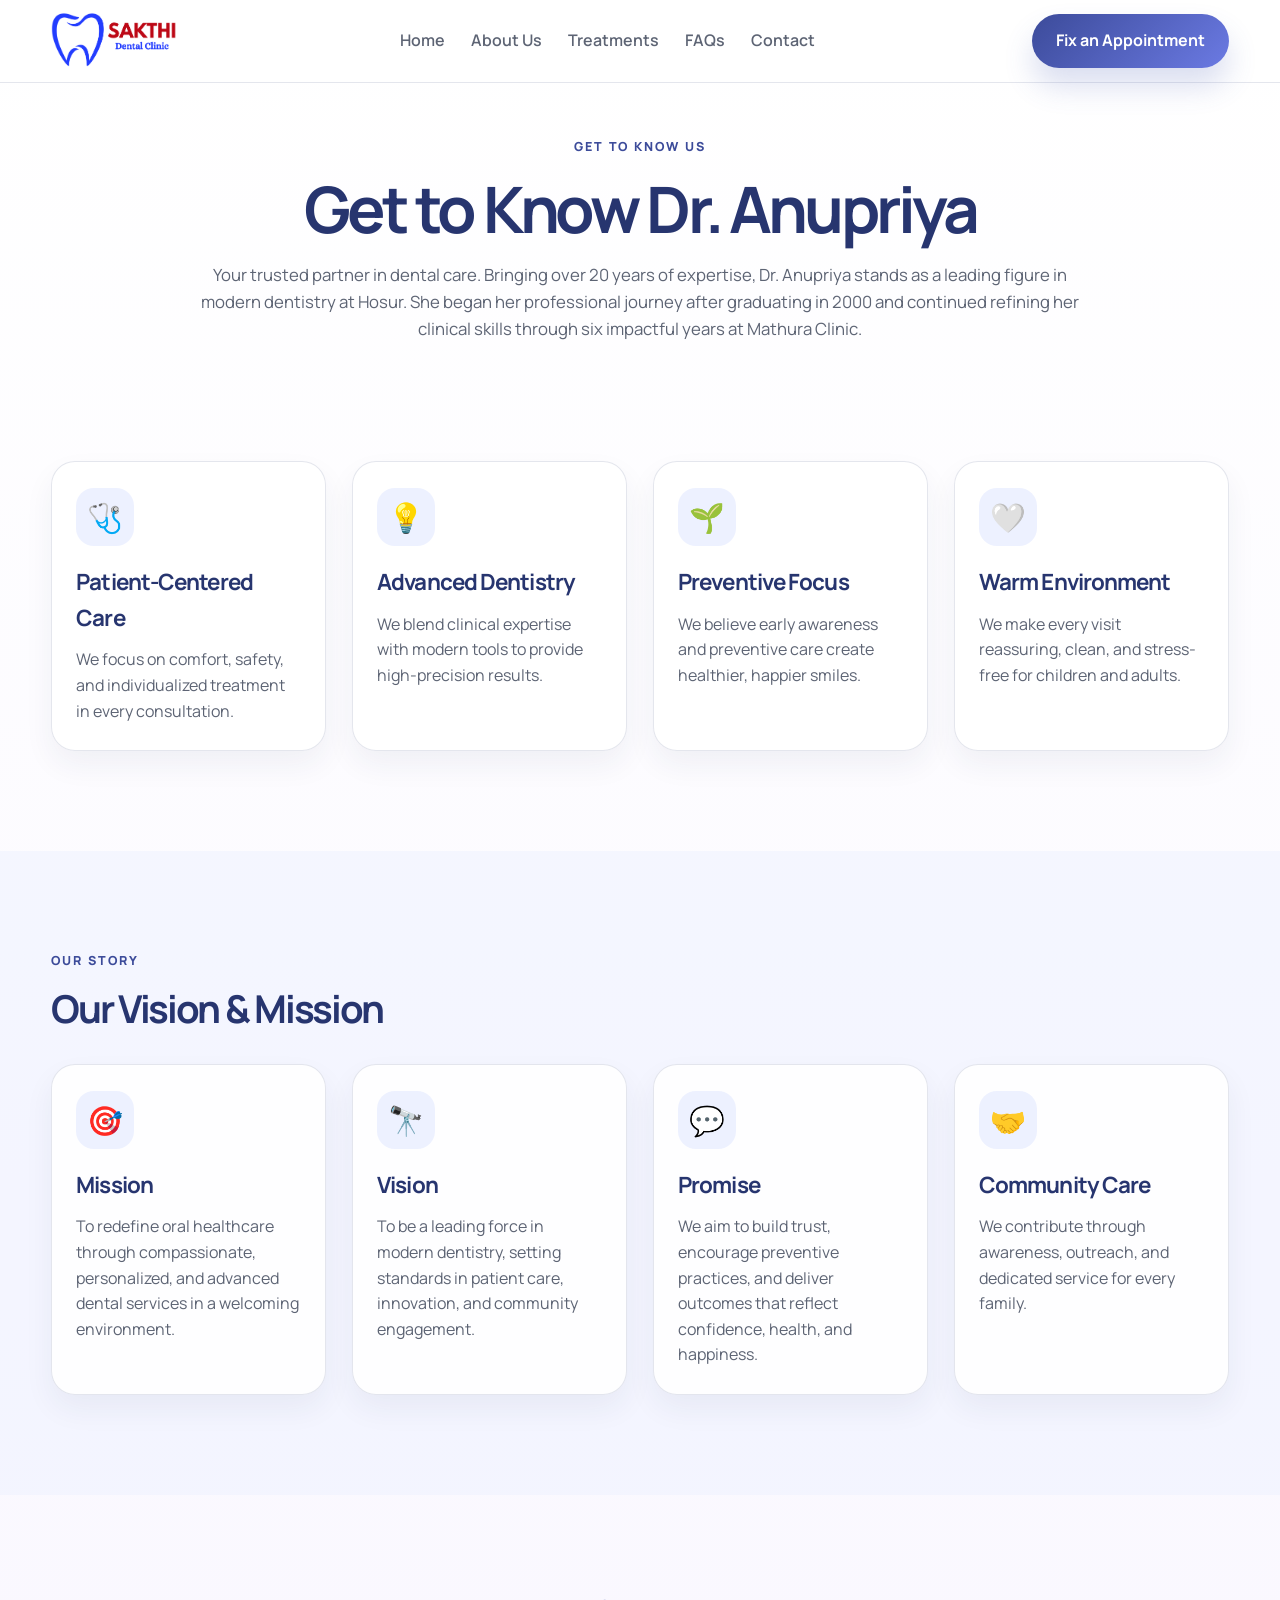
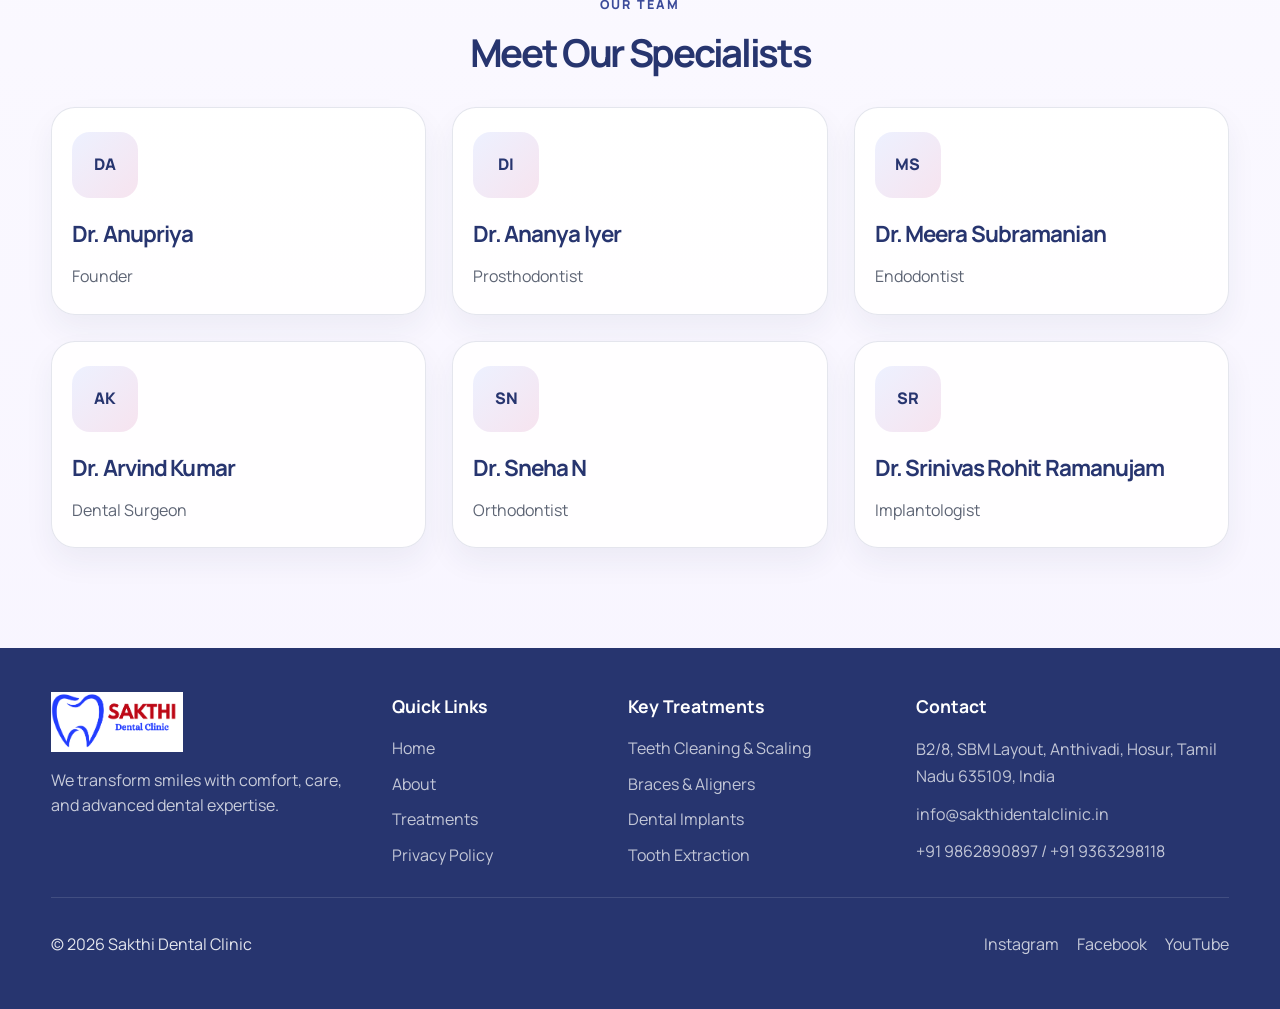
<file: Intermediate Task/about.html>
<!DOCTYPE html>
<html lang="en">
  <head>
    <meta charset="UTF-8" />
    <meta name="viewport" content="width=device-width, initial-scale=1.0" />
    <title>About Us | Sakthi Dental Clinic</title>
    <meta
      name="description"
      content="Learn more about Dr. Anupriya and the compassionate care team at Sakthi Dental Clinic in Hosur."
    />
    <link rel="preconnect" href="https://fonts.googleapis.com" />
    <link rel="preconnect" href="https://fonts.gstatic.com" crossorigin />
    <link
      href="https://fonts.googleapis.com/css2?family=Manrope:wght@400;500;600;700;800&display=swap"
      rel="stylesheet"
    />
    <link rel="stylesheet" href="styles.css" />
  </head>
  <body>
    <header class="site-header">
      <div class="container nav-wrap">
        <a href="index.html" class="brand" aria-label="Sakthi Dental Clinic home">
          <img class="brand-mark logo-mark" src="assets/logo.png" alt="Sakthi Dental Clinic logo" />
          <span class="brand-text">Sakthi Dental Clinic</span>
        </a>
        <nav class="main-nav" aria-label="Main navigation">
          <a href="index.html">Home</a>
          <a href="about.html">About Us</a>
          <a href="treatments.html">Treatments</a>
          <a href="index.html#faq">FAQs</a>
          <a href="contact.html">Contact</a>
        </nav>
        <a class="button button-primary" href="contact.html">Fix an Appointment</a>
      </div>
    </header>

    <main>
      <section class="page-hero">
        <div class="container">
          <p class="eyebrow">Get to know us</p>
          <h1>Get to Know Dr. Anupriya</h1>
          <div class="page-copy">
            <p>
              Your trusted partner in dental care. Bringing over 20 years of expertise, Dr. Anupriya
              stands as a leading figure in modern dentistry at Hosur. She began her professional
              journey after graduating in 2000 and continued refining her clinical skills through six
              impactful years at Mathura Clinic.
            </p>
          </div>
        </div>
      </section>

      <section class="section">
        <div class="container">
          <div class="feature-grid">
            <article class="info-card">
              <div class="icon-wrap">🩺</div>
              <h3>Patient-Centered Care</h3>
              <p>We focus on comfort, safety, and individualized treatment in every consultation.</p>
            </article>
            <article class="info-card">
              <div class="icon-wrap">💡</div>
              <h3>Advanced Dentistry</h3>
              <p>We blend clinical expertise with modern tools to provide high-precision results.</p>
            </article>
            <article class="info-card">
              <div class="icon-wrap">🌱</div>
              <h3>Preventive Focus</h3>
              <p>We believe early awareness and preventive care create healthier, happier smiles.</p>
            </article>
            <article class="info-card">
              <div class="icon-wrap">🤍</div>
              <h3>Warm Environment</h3>
              <p>We make every visit reassuring, clean, and stress-free for children and adults.</p>
            </article>
          </div>
        </div>
      </section>

      <section class="section soft-section">
        <div class="container">
          <div class="section-heading">
            <p class="eyebrow">Our story</p>
            <h2>Our Vision &amp; Mission</h2>
          </div>

          <div class="feature-grid">
            <article class="info-card">
              <div class="icon-wrap">🎯</div>
              <h3>Mission</h3>
              <p>
                To redefine oral healthcare through compassionate, personalized, and advanced dental
                services in a welcoming environment.
              </p>
            </article>
            <article class="info-card">
              <div class="icon-wrap">🔭</div>
              <h3>Vision</h3>
              <p>
                To be a leading force in modern dentistry, setting standards in patient care,
                innovation, and community engagement.
              </p>
            </article>
            <article class="info-card">
              <div class="icon-wrap">💬</div>
              <h3>Promise</h3>
              <p>
                We aim to build trust, encourage preventive practices, and deliver outcomes that
                reflect confidence, health, and happiness.
              </p>
            </article>
            <article class="info-card">
              <div class="icon-wrap">🤝</div>
              <h3>Community Care</h3>
              <p>We contribute through awareness, outreach, and dedicated service for every family.</p>
            </article>
          </div>
        </div>
      </section>

      <section class="section">
        <div class="container">
          <div class="section-heading center">
            <p class="eyebrow">Our team</p>
            <h2>Meet Our Specialists</h2>
          </div>

          <div class="team-grid">
            <article class="team-card">
              <div class="avatar">DA</div>
              <h3>Dr. Anupriya</h3>
              <p>Founder</p>
            </article>
            <article class="team-card">
              <div class="avatar">DI</div>
              <h3>Dr. Ananya Iyer</h3>
              <p>Prosthodontist</p>
            </article>
            <article class="team-card">
              <div class="avatar">MS</div>
              <h3>Dr. Meera Subramanian</h3>
              <p>Endodontist</p>
            </article>
            <article class="team-card">
              <div class="avatar">AK</div>
              <h3>Dr. Arvind Kumar</h3>
              <p>Dental Surgeon</p>
            </article>
            <article class="team-card">
              <div class="avatar">SN</div>
              <h3>Dr. Sneha N</h3>
              <p>Orthodontist</p>
            </article>
            <article class="team-card">
              <div class="avatar">SR</div>
              <h3>Dr. Srinivas Rohit Ramanujam</h3>
              <p>Implantologist</p>
            </article>
          </div>
        </div>
      </section>
    </main>

    <footer class="site-footer">
      <div class="container footer-grid">
        <div>
          <a href="index.html" class="brand" aria-label="Sakthi Dental Clinic home">
            <img class="brand-mark logo-mark" src="assets/logo.png" alt="Sakthi Dental Clinic logo" />
            <span class="brand-text">Sakthi Dental Clinic</span>
          </a>
          <p class="footer-intro">We transform smiles with comfort, care, and advanced dental expertise.</p>
        </div>
        <div>
          <h3>Quick Links</h3>
          <ul class="footer-links">
            <li><a href="index.html">Home</a></li>
            <li><a href="about.html">About</a></li>
            <li><a href="treatments.html">Treatments</a></li>
            <li><a href="privacy.html">Privacy Policy</a></li>
          </ul>
        </div>
        <div>
          <h3>Key Treatments</h3>
          <ul class="footer-links">
            <li>Teeth Cleaning &amp; Scaling</li>
            <li>Braces &amp; Aligners</li>
            <li>Dental Implants</li>
            <li>Tooth Extraction</li>
          </ul>
        </div>
        <div>
          <h3>Contact</h3>
          <ul class="footer-links contact-list">
            <li>B2/8, SBM Layout, Anthivadi, Hosur, Tamil Nadu 635109, India</li>
            <li><a href="mailto:info@sakthidentalclinic.in">info@sakthidentalclinic.in</a></li>
            <li><a href="tel:+919862890897">+91 9862890897</a> / <a href="tel:+919363298118">+91 9363298118</a></li>
          </ul>
        </div>
      </div>
      <div class="container bottom-bar">
        <p>© <span id="year"></span> Sakthi Dental Clinic</p>
        <div class="social-links">
          <a href="#">Instagram</a>
          <a href="#">Facebook</a>
          <a href="#">YouTube</a>
        </div>
      </div>
    </footer>

    <script src="script.js"></script>
  </body>
</html>
</file>
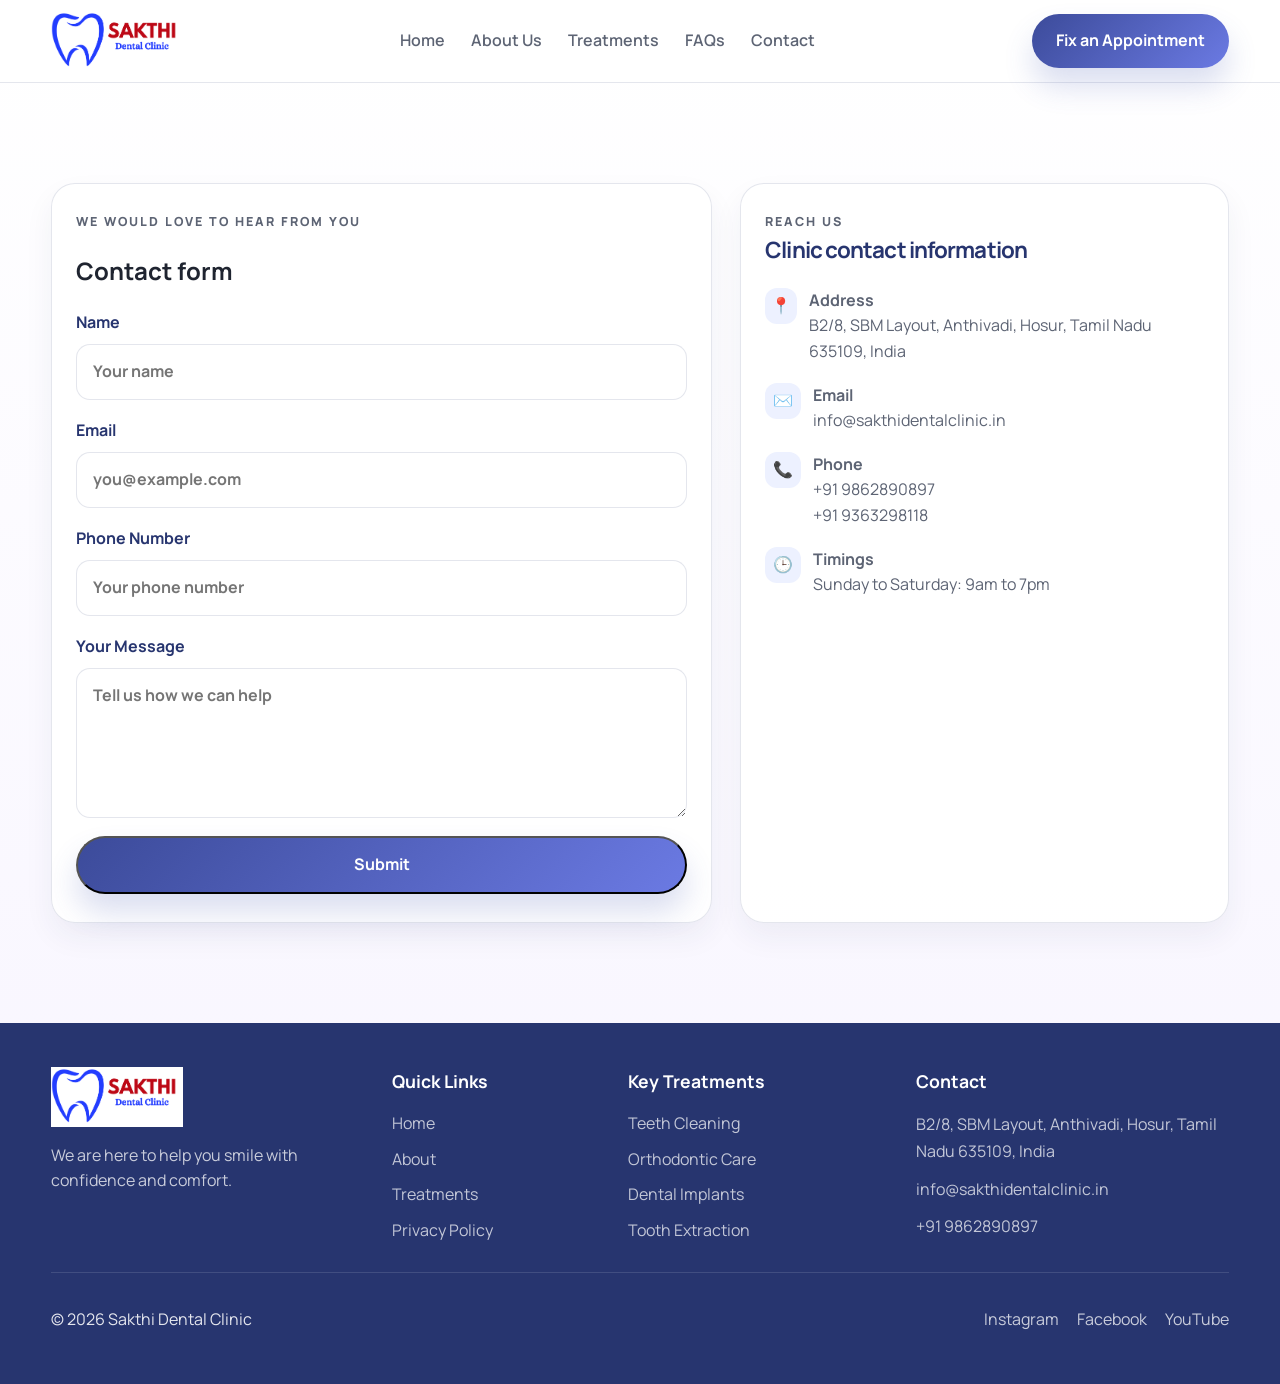
<file: Intermediate Task/contact.html>
<!DOCTYPE html>
<html lang="en">
  <head>
    <meta charset="UTF-8" />
    <meta name="viewport" content="width=device-width, initial-scale=1.0" />
    <title>Contact Us | Sakthi Dental Clinic</title>
    <meta
      name="description"
      content="Contact Sakthi Dental Clinic to book an appointment or ask questions about dental treatment in Hosur."
    />
    <link rel="preconnect" href="https://fonts.googleapis.com" />
    <link rel="preconnect" href="https://fonts.gstatic.com" crossorigin />
    <link
      href="https://fonts.googleapis.com/css2?family=Manrope:wght@400;500;600;700;800&display=swap"
      rel="stylesheet"
    />
    <link rel="stylesheet" href="styles.css" />
  </head>
  <body>
    <header class="site-header">
      <div class="container nav-wrap">
        <a href="index.html" class="brand" aria-label="Sakthi Dental Clinic home">
          <img class="brand-mark logo-mark" src="assets/logo.png" alt="Sakthi Dental Clinic logo" />
          <span class="brand-text">Sakthi Dental Clinic</span>
        </a>
        <nav class="main-nav" aria-label="Main navigation">
          <a href="index.html">Home</a>
          <a href="about.html">About Us</a>
          <a href="treatments.html">Treatments</a>
          <a href="index.html#faq">FAQs</a>
          <a href="contact.html">Contact</a>
        </nav>
        <a class="button button-primary" href="contact.html">Fix an Appointment</a>
      </div>
    </header>

    <main class="section">
      <div class="container form-shell">
        <div class="contact-card">
          <p class="eyebrow">We would love to hear from you</p>
          <h2>Contact form</h2>
          <form class="contact-form" novalidate>
            <label>
              Name
              <input type="text" name="name" required placeholder="Your name" />
            </label>
            <label>
              Email
              <input type="email" name="email" required placeholder="you@example.com" />
            </label>
            <label>
              Phone Number
              <input type="tel" name="phone" required placeholder="Your phone number" />
            </label>
            <label>
              Your Message
              <textarea name="message" placeholder="Tell us how we can help"></textarea>
            </label>
            <button class="button button-primary" type="submit">Submit</button>
          </form>
        </div>

        <aside class="contact-card">
          <p class="eyebrow">Reach us</p>
          <h3>Clinic contact information</h3>
          <ul class="contact-info-list">
            <li>
              <span class="contact-icon">📍</span>
              <div>
                <strong>Address</strong><br />
                B2/8, SBM Layout, Anthivadi, Hosur, Tamil Nadu 635109, India
              </div>
            </li>
            <li>
              <span class="contact-icon">✉️</span>
              <div>
                <strong>Email</strong><br />
                <a href="mailto:info@sakthidentalclinic.in">info@sakthidentalclinic.in</a>
              </div>
            </li>
            <li>
              <span class="contact-icon">📞</span>
              <div>
                <strong>Phone</strong><br />
                <a href="tel:+919862890897">+91 9862890897</a>
                <br />
                <a href="tel:+919363298118">+91 9363298118</a>
              </div>
            </li>
            <li>
              <span class="contact-icon">🕒</span>
              <div>
                <strong>Timings</strong><br />
                Sunday to Saturday: 9am to 7pm
              </div>
            </li>
          </ul>
        </aside>
      </div>
    </main>

    <footer class="site-footer">
      <div class="container footer-grid">
        <div>
          <a href="index.html" class="brand" aria-label="Sakthi Dental Clinic home">
            <img class="brand-mark logo-mark" src="assets/logo.png" alt="Sakthi Dental Clinic logo" />
            <span class="brand-text">Sakthi Dental Clinic</span>
          </a>
          <p class="footer-intro">We are here to help you smile with confidence and comfort.</p>
        </div>
        <div>
          <h3>Quick Links</h3>
          <ul class="footer-links">
            <li><a href="index.html">Home</a></li>
            <li><a href="about.html">About</a></li>
            <li><a href="treatments.html">Treatments</a></li>
            <li><a href="privacy.html">Privacy Policy</a></li>
          </ul>
        </div>
        <div>
          <h3>Key Treatments</h3>
          <ul class="footer-links">
            <li>Teeth Cleaning</li>
            <li>Orthodontic Care</li>
            <li>Dental Implants</li>
            <li>Tooth Extraction</li>
          </ul>
        </div>
        <div>
          <h3>Contact</h3>
          <ul class="footer-links contact-list">
            <li>B2/8, SBM Layout, Anthivadi, Hosur, Tamil Nadu 635109, India</li>
            <li><a href="mailto:info@sakthidentalclinic.in">info@sakthidentalclinic.in</a></li>
            <li><a href="tel:+919862890897">+91 9862890897</a></li>
          </ul>
        </div>
      </div>
      <div class="container bottom-bar">
        <p>© <span id="year"></span> Sakthi Dental Clinic</p>
        <div class="social-links">
          <a href="#">Instagram</a>
          <a href="#">Facebook</a>
          <a href="#">YouTube</a>
        </div>
      </div>
    </footer>

    <script src="script.js"></script>
  </body>
</html>
</file>
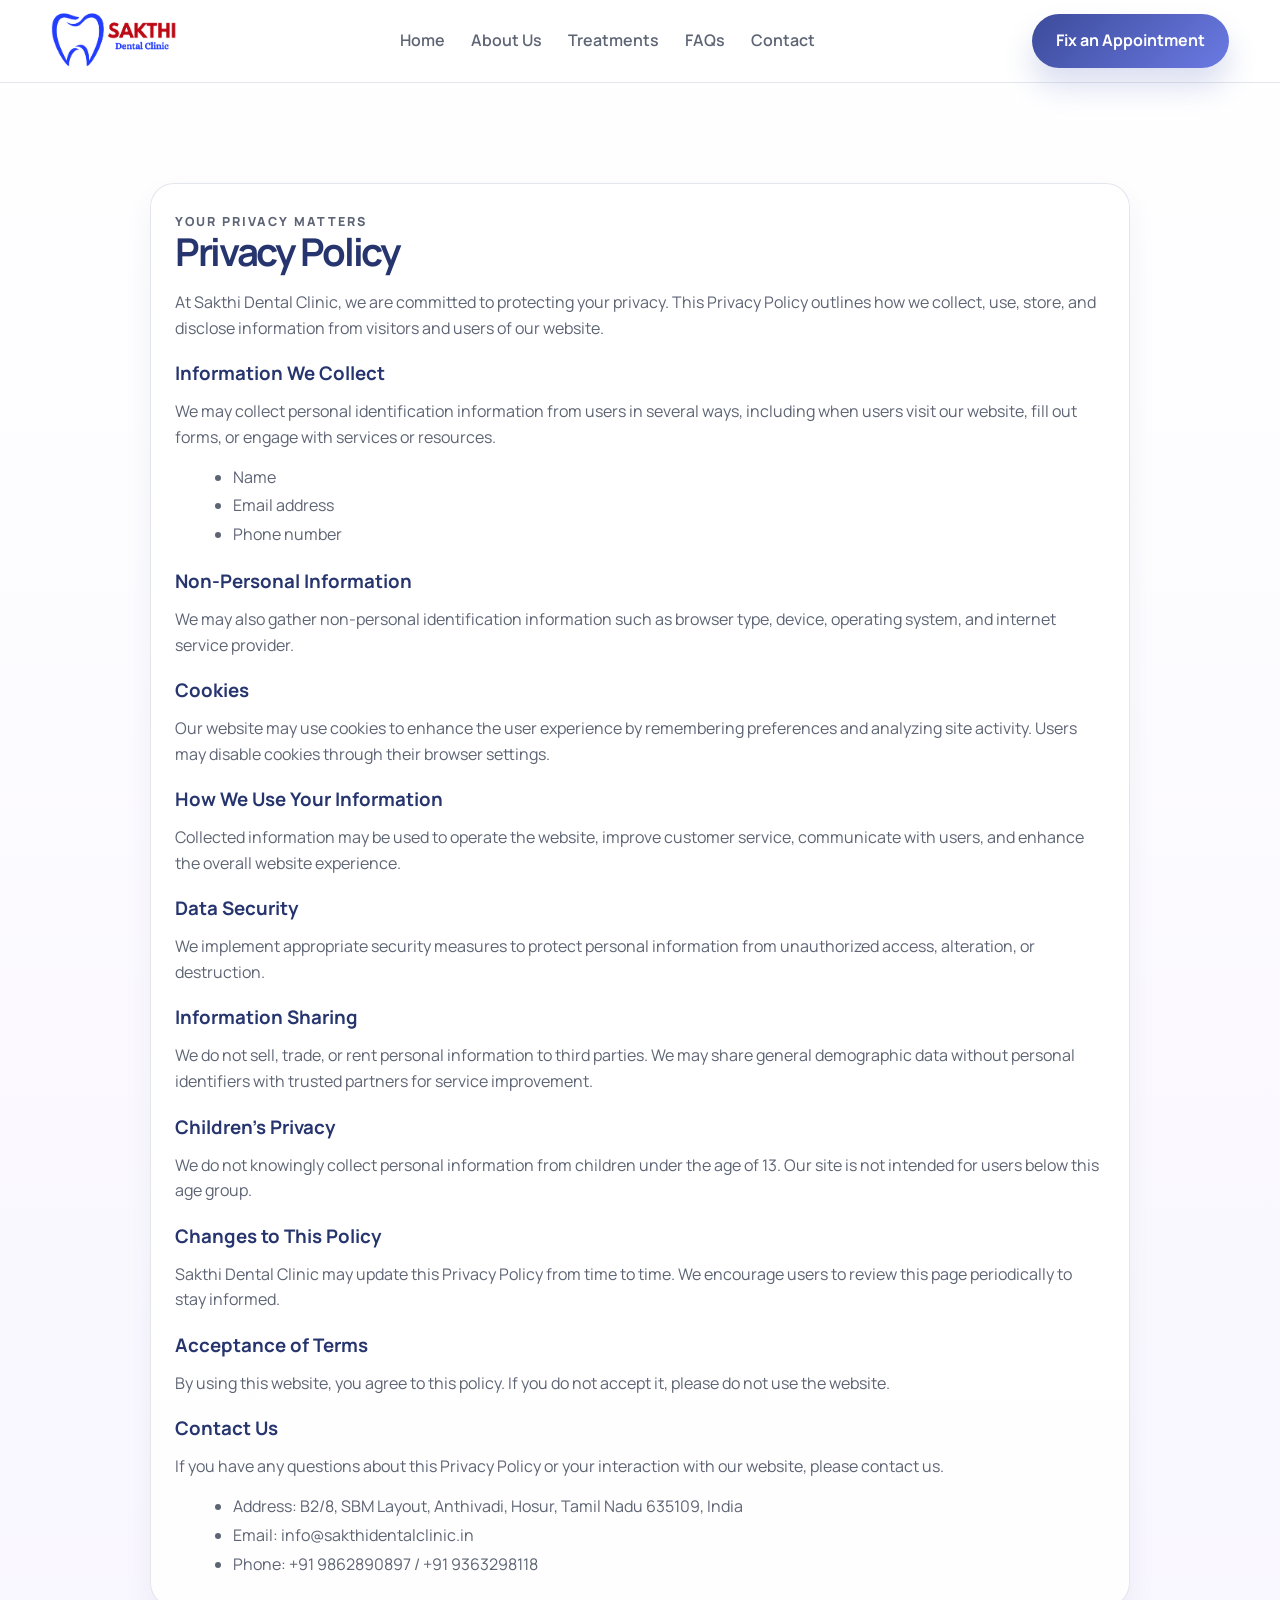
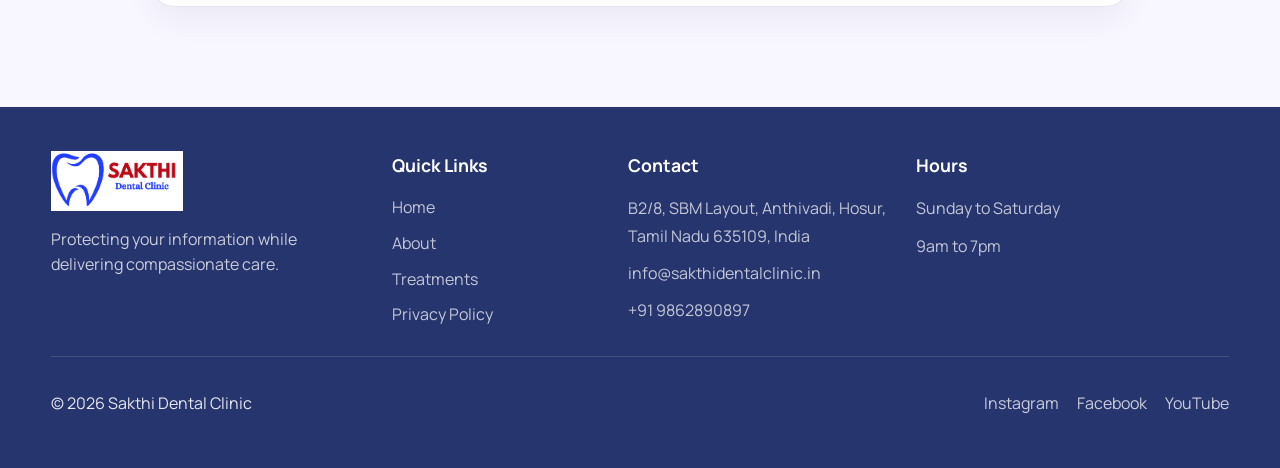
<file: Intermediate Task/privacy.html>
<!DOCTYPE html>
<html lang="en">
  <head>
    <meta charset="UTF-8" />
    <meta name="viewport" content="width=device-width, initial-scale=1.0" />
    <title>Privacy Policy | Sakthi Dental Clinic</title>
    <meta
      name="description"
      content="Privacy policy for Sakthi Dental Clinic website visitors and patient contact submissions."
    />
    <link rel="preconnect" href="https://fonts.googleapis.com" />
    <link rel="preconnect" href="https://fonts.gstatic.com" crossorigin />
    <link
      href="https://fonts.googleapis.com/css2?family=Manrope:wght@400;500;600;700;800&display=swap"
      rel="stylesheet"
    />
    <link rel="stylesheet" href="styles.css" />
  </head>
  <body>
    <header class="site-header">
      <div class="container nav-wrap">
        <a href="index.html" class="brand" aria-label="Sakthi Dental Clinic home">
          <img class="brand-mark logo-mark" src="assets/logo.png" alt="Sakthi Dental Clinic logo" />
          <span class="brand-text">Sakthi Dental Clinic</span>
        </a>
        <nav class="main-nav" aria-label="Main navigation">
          <a href="index.html">Home</a>
          <a href="about.html">About Us</a>
          <a href="treatments.html">Treatments</a>
          <a href="index.html#faq">FAQs</a>
          <a href="contact.html">Contact</a>
        </nav>
        <a class="button button-primary" href="contact.html">Fix an Appointment</a>
      </div>
    </header>

    <main class="section">
      <div class="container policy-card">
        <div class="section-heading">
          <p class="eyebrow">Your privacy matters</p>
          <h2>Privacy Policy</h2>
        </div>

        <p>
          At Sakthi Dental Clinic, we are committed to protecting your privacy. This Privacy Policy
          outlines how we collect, use, store, and disclose information from visitors and users of
          our website.
        </p>

        <h3>Information We Collect</h3>
        <p>
          We may collect personal identification information from users in several ways, including when
          users visit our website, fill out forms, or engage with services or resources.
        </p>
        <ul>
          <li>Name</li>
          <li>Email address</li>
          <li>Phone number</li>
        </ul>

        <h3>Non-Personal Information</h3>
        <p>
          We may also gather non-personal identification information such as browser type, device,
          operating system, and internet service provider.
        </p>

        <h3>Cookies</h3>
        <p>
          Our website may use cookies to enhance the user experience by remembering preferences and
          analyzing site activity. Users may disable cookies through their browser settings.
        </p>

        <h3>How We Use Your Information</h3>
        <p>
          Collected information may be used to operate the website, improve customer service,
          communicate with users, and enhance the overall website experience.
        </p>

        <h3>Data Security</h3>
        <p>
          We implement appropriate security measures to protect personal information from unauthorized
          access, alteration, or destruction.
        </p>

        <h3>Information Sharing</h3>
        <p>
          We do not sell, trade, or rent personal information to third parties. We may share general
          demographic data without personal identifiers with trusted partners for service improvement.
        </p>

        <h3>Children's Privacy</h3>
        <p>
          We do not knowingly collect personal information from children under the age of 13. Our site is
          not intended for users below this age group.
        </p>

        <h3>Changes to This Policy</h3>
        <p>
          Sakthi Dental Clinic may update this Privacy Policy from time to time. We encourage users to review
          this page periodically to stay informed.
        </p>

        <h3>Acceptance of Terms</h3>
        <p>
          By using this website, you agree to this policy. If you do not accept it, please do not use the website.
        </p>

        <h3>Contact Us</h3>
        <p>
          If you have any questions about this Privacy Policy or your interaction with our website,
          please contact us.
        </p>
        <ul>
          <li>Address: B2/8, SBM Layout, Anthivadi, Hosur, Tamil Nadu 635109, India</li>
          <li>Email: info@sakthidentalclinic.in</li>
          <li>Phone: +91 9862890897 / +91 9363298118</li>
        </ul>
      </div>
    </main>

    <footer class="site-footer">
      <div class="container footer-grid">
        <div>
          <a href="index.html" class="brand" aria-label="Sakthi Dental Clinic home">
            <img class="brand-mark logo-mark" src="assets/logo.png" alt="Sakthi Dental Clinic logo" />
            <span class="brand-text">Sakthi Dental Clinic</span>
          </a>
          <p class="footer-intro">Protecting your information while delivering compassionate care.</p>
        </div>
        <div>
          <h3>Quick Links</h3>
          <ul class="footer-links">
            <li><a href="index.html">Home</a></li>
            <li><a href="about.html">About</a></li>
            <li><a href="treatments.html">Treatments</a></li>
            <li><a href="privacy.html">Privacy Policy</a></li>
          </ul>
        </div>
        <div>
          <h3>Contact</h3>
          <ul class="footer-links contact-list">
            <li>B2/8, SBM Layout, Anthivadi, Hosur, Tamil Nadu 635109, India</li>
            <li><a href="mailto:info@sakthidentalclinic.in">info@sakthidentalclinic.in</a></li>
            <li><a href="tel:+919862890897">+91 9862890897</a></li>
          </ul>
        </div>
        <div>
          <h3>Hours</h3>
          <ul class="footer-links contact-list">
            <li>Sunday to Saturday</li>
            <li>9am to 7pm</li>
          </ul>
        </div>
      </div>
      <div class="container bottom-bar">
        <p>© <span id="year"></span> Sakthi Dental Clinic</p>
        <div class="social-links">
          <a href="#">Instagram</a>
          <a href="#">Facebook</a>
          <a href="#">YouTube</a>
        </div>
      </div>
    </footer>

    <script src="script.js"></script>
  </body>
</html>
</file>
<file: Intermediate Task/styles.css>
:root {
  --bg: #f8f3ff;
  --bg-soft: #f4f6ff;
  --panel: #ffffff;
  --panel-soft: #f9f6fe;
  --primary: #3c4b9a;
  --primary-dark: #27356f;
  --primary-soft: #edf1ff;
  --accent: #f3d8e8;
  --text: #1f2430;
  --muted: #5d6474;
  --border: rgba(39, 53, 111, 0.12);
  --shadow: 0 25px 60px rgba(33, 39, 66, 0.12);
  --success: #38a169;
}

* {
  box-sizing: border-box;
}

html {
  scroll-behavior: smooth;
}

body {
  margin: 0;
  background: linear-gradient(180deg, #fff 0%, #f7f4ff 100%);
  color: var(--text);
  font-family: "Manrope", "Segoe UI", sans-serif;
  line-height: 1.6;
}

img {
  max-width: 100%;
  display: block;
}

a {
  color: inherit;
  text-decoration: none;
}

button,
input,
textarea {
  font: inherit;
}

.container {
  width: min(1440px, calc(100% - clamp(40px, 8vw, 128px)));
  margin: 0 auto;
}

.site-header {
  position: sticky;
  top: 0;
  z-index: 20;
  background: rgba(255, 255, 255, 0.9);
  backdrop-filter: blur(12px);
  border-bottom: 1px solid var(--border);
}

.nav-wrap {
  display: flex;
  align-items: center;
  justify-content: space-between;
  gap: 26px;
  min-height: 82px;
}

.brand {
  display: inline-flex;
  align-items: center;
  gap: 12px;
  font-weight: 800;
  color: var(--primary-dark);
}

.brand-mark {
  display: grid;
  place-items: center;
  width: 38px;
  height: 38px;
  border-radius: 12px;
  background: linear-gradient(135deg, var(--primary) 0%, #6d8dfb 100%);
  color: #fff;
  box-shadow: var(--shadow);
}

.logo-mark {
  width: 132px;
  height: auto;
  object-fit: contain;
  background: transparent;
  padding: 0;
  border-radius: 0;
  box-shadow: none;
}

.brand .logo-mark + .brand-text {
  display: none;
}

.brand-text {
  font-size: 1rem;
}

.main-nav {
  display: flex;
  align-items: center;
  gap: 26px;
}

.main-nav a {
  color: var(--muted);
  font-weight: 600;
  transition: color 0.2s ease;
}

.main-nav a:hover,
.main-nav a:focus-visible {
  color: var(--primary-dark);
}

.button {
  display: inline-flex;
  align-items: center;
  justify-content: center;
  border-radius: 999px;
  padding: 0.9rem 1.5rem;
  font-weight: 700;
  transition: transform 0.2s ease, box-shadow 0.2s ease;
}

.button:hover {
  transform: translateY(-1px);
}

.button-primary {
  background: linear-gradient(135deg, var(--primary) 0%, #6b7ae3 100%);
  color: #fff;
  box-shadow: 0 18px 30px rgba(70, 89, 180, 0.2);
}

.button-secondary {
  background: #fff;
  border: 1px solid var(--border);
  color: var(--text);
}

.hero-section {
  padding: clamp(44px, 5vw, 76px) 0 48px;
}

.hero-grid {
  display: grid;
  grid-template-columns: minmax(0, 1fr) minmax(0, 1fr);
  align-items: center;
  gap: clamp(36px, 6vw, 88px);
}

.eyebrow {
  margin: 0 0 18px;
  font-size: 0.78rem;
  letter-spacing: 0.16em;
  text-transform: uppercase;
  color: var(--primary);
  font-weight: 800;
}

.muted {
  color: var(--muted);
}

.hero-copy h1,
.section-heading h2,
.banner-copy h2,
.page-hero h1 {
  margin: 0;
  letter-spacing: -0.06em;
  line-height: 1.05;
}

.hero-copy h1 {
  max-width: 760px;
  font-size: clamp(2.8rem, 5vw, 5.4rem);
  color: var(--primary-dark);
}

.lead {
  max-width: 560px;
  margin-top: 20px;
  font-size: 1.15rem;
  color: var(--muted);
}

.hero-actions {
  display: flex;
  flex-wrap: wrap;
  align-items: center;
  gap: 16px;
  margin-top: 30px;
}

.hero-stats {
  list-style: none;
  margin: 34px 0 0;
  padding: 0;
  display: flex;
  flex-wrap: wrap;
  gap: 28px;
}

.hero-stats li {
  display: flex;
  flex-direction: column;
  gap: 4px;
  color: var(--muted);
}

.hero-stats strong {
  font-size: 1.8rem;
  color: var(--primary-dark);
  letter-spacing: -0.04em;
}

.hero-visual {
  position: relative;
  min-height: 440px;
}

.hero-card {
  position: absolute;
  border-radius: 28px;
  overflow: hidden;
  box-shadow: var(--shadow);
  border: 1px solid rgba(255, 255, 255, 0.7);
}

.hero-card-main {
  width: 100%;
  right: 0;
  top: 50%;
  transform: translateY(-50%);
  background: #fff;
}

.hero-card-main img {
  width: 100%;
  height: auto;
  object-fit: contain;
}

.hero-card-badge {
  left: 0;
  bottom: 14px;
  width: 230px;
  padding: 18px 20px;
  display: flex;
  align-items: center;
  gap: 14px;
  background: rgba(255, 255, 255, 0.88);
}

.badge-icon {
  display: grid;
  place-items: center;
  width: 42px;
  height: 42px;
  border-radius: 14px;
  background: rgba(60, 75, 154, 0.12);
  color: var(--primary);
  font-weight: 800;
}

.hero-card-badge strong,
.hero-card-badge small {
  display: block;
}

.hero-card-badge small {
  color: var(--muted);
}

.assurance-banner {
  padding: 24px 0 18px;
}

.assurance-content {
  display: grid;
  grid-template-columns: minmax(0, 1.3fr) minmax(300px, 0.9fr);
  gap: clamp(24px, 4vw, 56px);
  align-items: center;
  background: linear-gradient(135deg, rgba(237, 241, 255, 0.8), rgba(243, 216, 232, 0.75));
  border: 1px solid var(--border);
  border-radius: 30px;
  padding: 22px 22px 18px;
}

.banner-image {
  border-radius: 22px;
  overflow: hidden;
  box-shadow: var(--shadow);
}

.banner-image img {
  width: 100%;
  height: auto;
  object-fit: contain;
}

.banner-copy h2 {
  font-size: clamp(2rem, 3vw, 3rem);
  color: var(--primary-dark);
}

.section {
  padding: 100px 0;
}

.soft-section {
  background: rgba(237, 241, 255, 0.5);
}

.section-heading {
  max-width: 680px;
  margin-bottom: 34px;
}

.section-heading.center {
  margin-inline: auto;
  text-align: center;
}

.section-heading h2 {
  font-size: clamp(2.2rem, 3vw, 3.2rem);
  color: var(--primary-dark);
}

.feature-grid,
.service-grid,
.testimonial-grid,
.amenities-grid,
.team-grid {
  display: grid;
  gap: 26px;
}

.feature-grid {
  grid-template-columns: repeat(4, minmax(0, 1fr));
}

.info-card,
.service-card,
.testimonial-card,
.team-card,
.contact-card,
.policy-card,
.treatment-card {
  background: rgba(255, 255, 255, 0.88);
  border: 1px solid var(--border);
  border-radius: 24px;
  box-shadow: 0 14px 30px rgba(38, 45, 79, 0.06);
}

.info-card,
.service-card,
.testimonial-card,
.treatment-card {
  padding: 26px 24px;
}

.icon-wrap {
  width: 58px;
  height: 58px;
  margin-bottom: 18px;
  display: grid;
  place-items: center;
  background: var(--primary-soft);
  border-radius: 18px;
  font-size: 1.8rem;
}

.info-card h3,
.service-card h3,
.treatment-card h3,
.team-card h3,
.contact-card h3 {
  margin: 0 0 12px;
  font-size: 1.4rem;
  letter-spacing: -0.04em;
  color: var(--primary-dark);
}

.info-card p,
.service-card p,
.testimonial-card p,
.footer-intro,
.footer-links,
.policy-card p,
.team-card p,
.contact-card p,
.treatment-card p,
.summary-list li,
.page-copy p {
  margin: 0;
  color: var(--muted);
}

.service-grid {
  grid-template-columns: repeat(3, minmax(0, 1fr));
}

.service-card {
  min-height: 240px;
}

.service-media {
  margin-bottom: 16px;
  border-radius: 16px;
  overflow: hidden;
}

.service-media img {
  width: 100%;
  aspect-ratio: 1.47;
  height: auto;
  object-fit: contain;
  display: block;
  background: #fff;
}

.service-icon {
  display: inline-grid;
  place-items: center;
  width: 58px;
  height: 58px;
  margin-bottom: 18px;
  border-radius: 18px;
  background: rgba(70, 89, 180, 0.12);
  font-size: 1.7rem;
}

.center-actions {
  margin-top: 26px;
  text-align: center;
}

.testimonial-grid {
  grid-template-columns: repeat(3, minmax(0, 1fr));
}

.stars {
  margin-bottom: 20px;
  color: #f4b740;
  letter-spacing: 0.2em;
}

.testimonial-card strong {
  display: block;
  margin-top: 22px;
  color: var(--primary-dark);
}

.amenities-grid {
  grid-template-columns: repeat(auto-fit, minmax(210px, 1fr));
}

.amenity {
  display: flex;
  align-items: center;
  gap: 12px;
  padding: 22px 18px;
  border-radius: 20px;
  border: 1px solid var(--border);
  background: rgba(255, 255, 255, 0.8);
  color: var(--primary-dark);
  font-weight: 600;
}

.amenity img {
  width: 28px;
  height: 28px;
  object-fit: contain;
  flex-shrink: 0;
}

.faq-box {
  background: linear-gradient(135deg, rgba(237, 241, 255, 0.7), rgba(255, 255, 255, 0.8));
  border: 1px solid var(--border);
  border-radius: 30px;
  padding: 36px 28px;
}

.faq-list {
  display: grid;
  gap: 16px;
}

.faq-list details {
  background: rgba(255, 255, 255, 0.9);
  border: 1px solid var(--border);
  border-radius: 18px;
  padding: 18px 20px;
}

.faq-list summary {
  cursor: pointer;
  font-weight: 700;
  color: var(--primary-dark);
}

.faq-list p {
  margin: 12px 0 0;
  color: var(--muted);
}

.site-footer {
  padding: 20px 0 36px;
  background: var(--primary-dark);
  color: rgba(255, 255, 255, 0.88);
}

.footer-grid {
  display: grid;
  grid-template-columns: 1.2fr 0.8fr 1fr 1.2fr;
  gap: 28px;
  padding: 24px 0 28px;
  border-bottom: 1px solid rgba(255, 255, 255, 0.12);
}

.site-footer .brand {
  color: #fff;
  margin-bottom: 16px;
}

.footer-intro {
  max-width: 300px;
  color: rgba(255, 255, 255, 0.75);
}

.site-footer h3 {
  margin: 0 0 16px;
  font-size: 1.1rem;
  color: #fff;
}

.footer-links {
  list-style: none;
  margin: 0;
  padding: 0;
  display: grid;
  gap: 10px;
  color: rgba(255, 255, 255, 0.72);
}

.contact-list li {
  line-height: 1.7;
}

.bottom-bar {
  display: flex;
  align-items: center;
  justify-content: space-between;
  gap: 20px;
  padding-top: 18px;
}

.social-links {
  display: flex;
  align-items: center;
  gap: 18px;
  color: rgba(255, 255, 255, 0.75);
}

.page-hero {
  padding: 54px 0 18px;
}

.page-hero .container {
  text-align: center;
}

.page-hero h1 {
  font-size: clamp(2.4rem, 5vw, 4.2rem);
  color: var(--primary-dark);
}

.page-copy {
  max-width: 880px;
  margin: 20px auto 0;
  font-size: 1.05rem;
}

.page-copy p + p {
  margin-top: 18px;
}

.team-grid {
  grid-template-columns: repeat(3, minmax(0, 1fr));
}

.team-card {
  padding: 24px 20px;
}

.team-card .avatar {
  width: 66px;
  height: 66px;
  border-radius: 18px;
  display: grid;
  place-items: center;
  font-weight: 800;
  background: linear-gradient(135deg, var(--primary-soft), rgba(243, 216, 232, 0.7));
  color: var(--primary-dark);
  margin-bottom: 18px;
}

.summary-list {
  list-style: none;
  padding: 0;
  margin: 0;
  display: grid;
  gap: 12px;
}

.summary-list li {
  padding-left: 20px;
  position: relative;
}

.summary-list li::before {
  content: "•";
  position: absolute;
  left: 0;
  color: var(--primary);
  font-size: 1.6rem;
  line-height: 1;
}

.treatment-grid {
  display: grid;
  grid-template-columns: repeat(3, minmax(0, 1fr));
  gap: 26px;
}

.treatment-card {
  padding: 22px 20px;
}

.treatment-card .service-icon {
  margin-bottom: 14px;
}

.treatment-card .service-media {
  margin: -22px -20px 20px;
  border-radius: 24px 24px 0 0;
}

.treatment-card .service-media img {
  width: 100%;
  aspect-ratio: 1.47;
  height: auto;
  object-fit: contain;
  background: #fff;
}

.form-shell {
  display: grid;
  grid-template-columns: 1.15fr 0.85fr;
  gap: 28px;
}

.contact-card,
.policy-card {
  padding: 28px 24px;
}

.contact-form {
  display: grid;
  gap: 18px;
}

.contact-form label {
  display: grid;
  gap: 8px;
  color: var(--primary-dark);
  font-weight: 700;
}

.contact-form input,
.contact-form textarea {
  width: 100%;
  border: 1px solid var(--border);
  border-radius: 14px;
  background: #fff;
  padding: 0.9rem 1rem;
  color: var(--text);
}

.contact-form textarea {
  min-height: 150px;
  resize: vertical;
}

.contact-info-list {
  list-style: none;
  padding: 0;
  margin: 20px 0 0;
  display: grid;
  gap: 18px;
}

.contact-info-list li {
  display: flex;
  gap: 12px;
  color: var(--muted);
}

.contact-icon {
  display: inline-grid;
  place-items: center;
  width: 36px;
  height: 36px;
  border-radius: 12px;
  background: var(--primary-soft);
  color: var(--primary-dark);
  font-weight: 800;
}

.policy-card {
  max-width: 980px;
  margin: 0 auto;
}

.policy-card .section-heading {
  margin-bottom: 18px;
}

.policy-card h3 {
  margin: 18px 0 10px;
  color: var(--primary-dark);
}

.policy-card ul {
  margin: 12px 0 0 18px;
  color: var(--muted);
  line-height: 1.8;
}

@media (max-width: 980px) {
  .hero-grid,
  .assurance-content,
  .form-shell,
  .footer-grid,
  .feature-grid,
  .service-grid,
  .testimonial-grid,
  .amenities-grid,
  .team-grid,
  .treatment-grid {
    grid-template-columns: 1fr 1fr;
  }

  .hero-grid,
  .assurance-content,
  .form-shell,
  .footer-grid {
    display: grid;
  }

  .nav-wrap {
    flex-wrap: wrap;
    justify-content: center;
    padding: 18px 0;
  }

  .hero-visual {
    min-height: 340px;
  }

  .hero-card-main {
    width: 100%;
  }

  .hero-card-badge {
    bottom: -16px;
  }

  .assurance-content {
    grid-template-columns: minmax(0, 1.2fr) minmax(240px, 0.8fr);
  }

  .main-nav {
    justify-content: center;
    flex-wrap: wrap;
  }
}

@media (max-width: 720px) {
  .hero-grid,
  .assurance-content,
  .feature-grid,
  .service-grid,
  .testimonial-grid,
  .amenities-grid,
  .team-grid,
  .treatment-grid,
  .footer-grid,
  .form-shell {
    grid-template-columns: 1fr;
  }

  .hero-copy h1 {
    font-size: 2.5rem;
  }

  .container {
    width: calc(100% - 36px);
  }

  .hero-visual {
    min-height: 0;
    padding-bottom: 72px;
  }

  .hero-card-main {
    position: relative;
    top: auto;
    transform: none;
  }

  .hero-card-badge {
    bottom: 0;
  }

  .assurance-content {
    grid-template-columns: 1fr;
  }

  .button {
    width: 100%;
  }

  .hero-actions {
    display: grid;
  }

  .bottom-bar {
    flex-direction: column;
    align-items: flex-start;
  }
}
</file>
